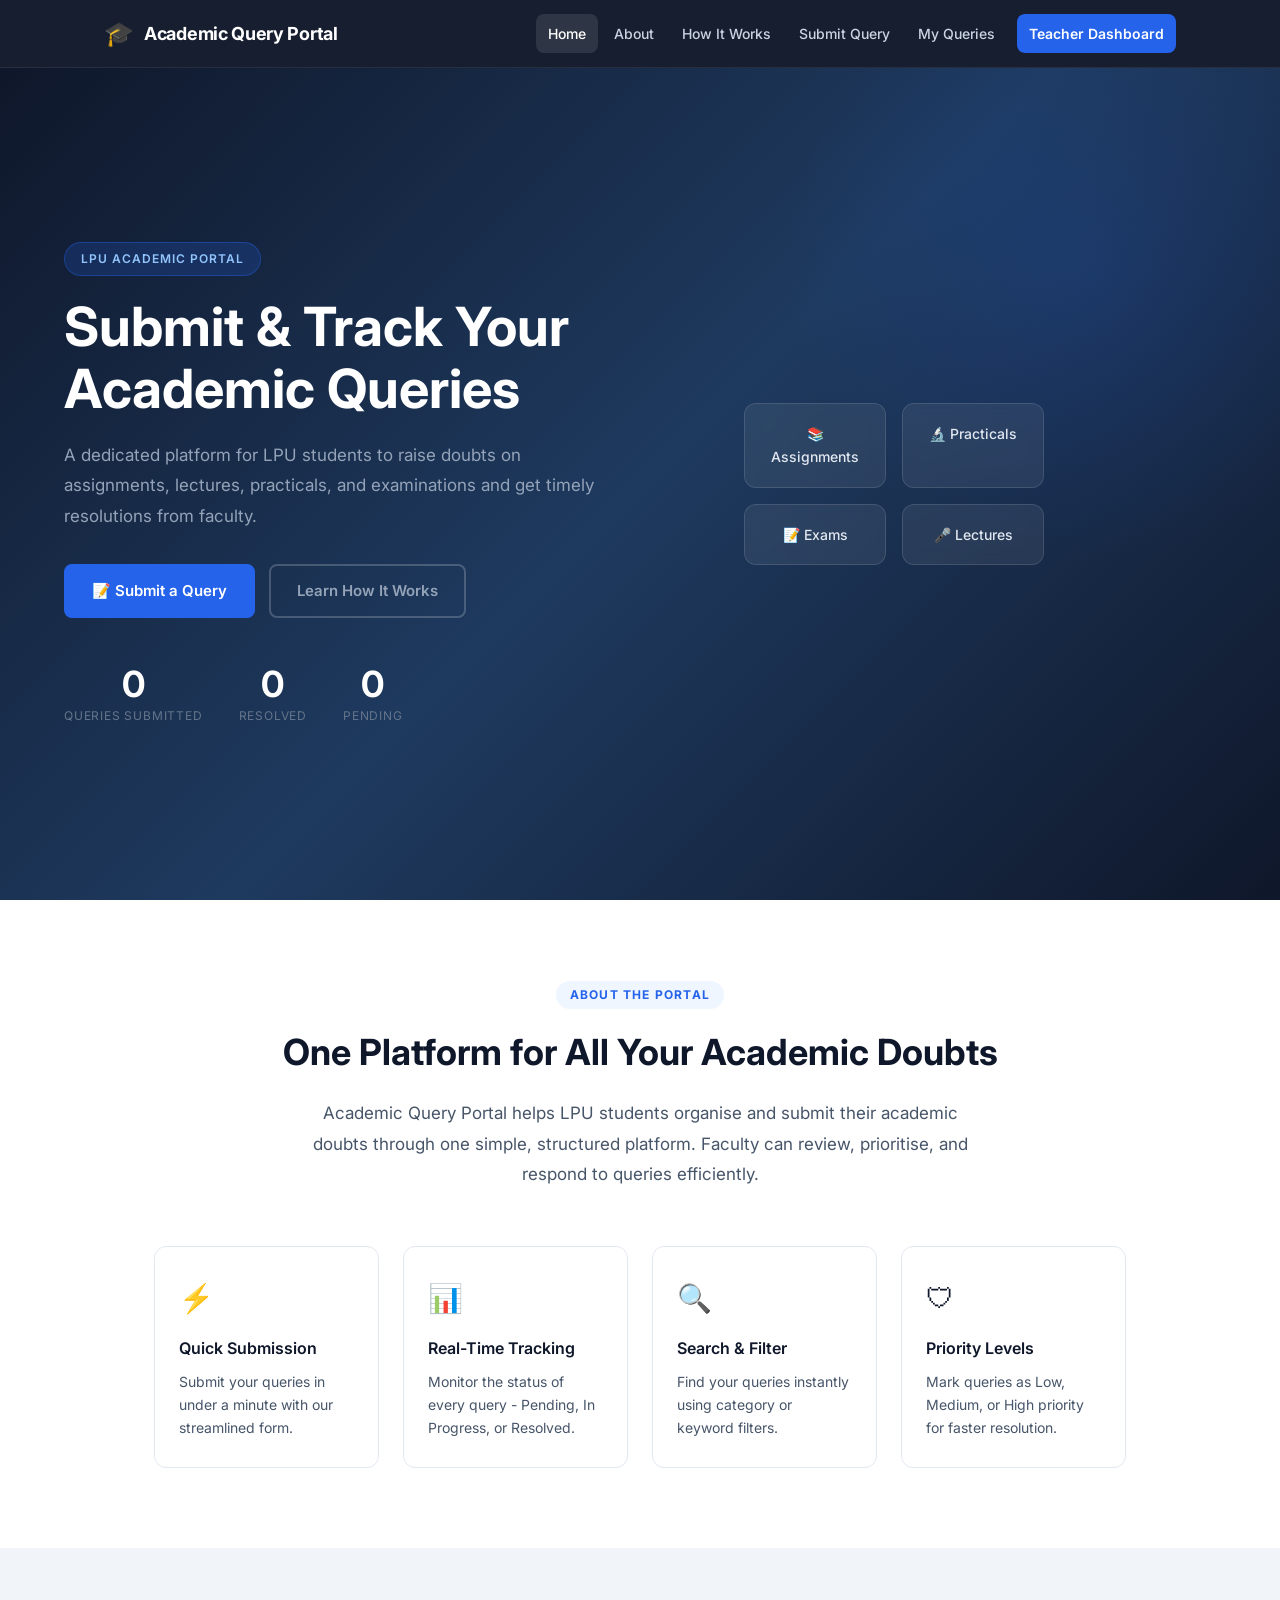
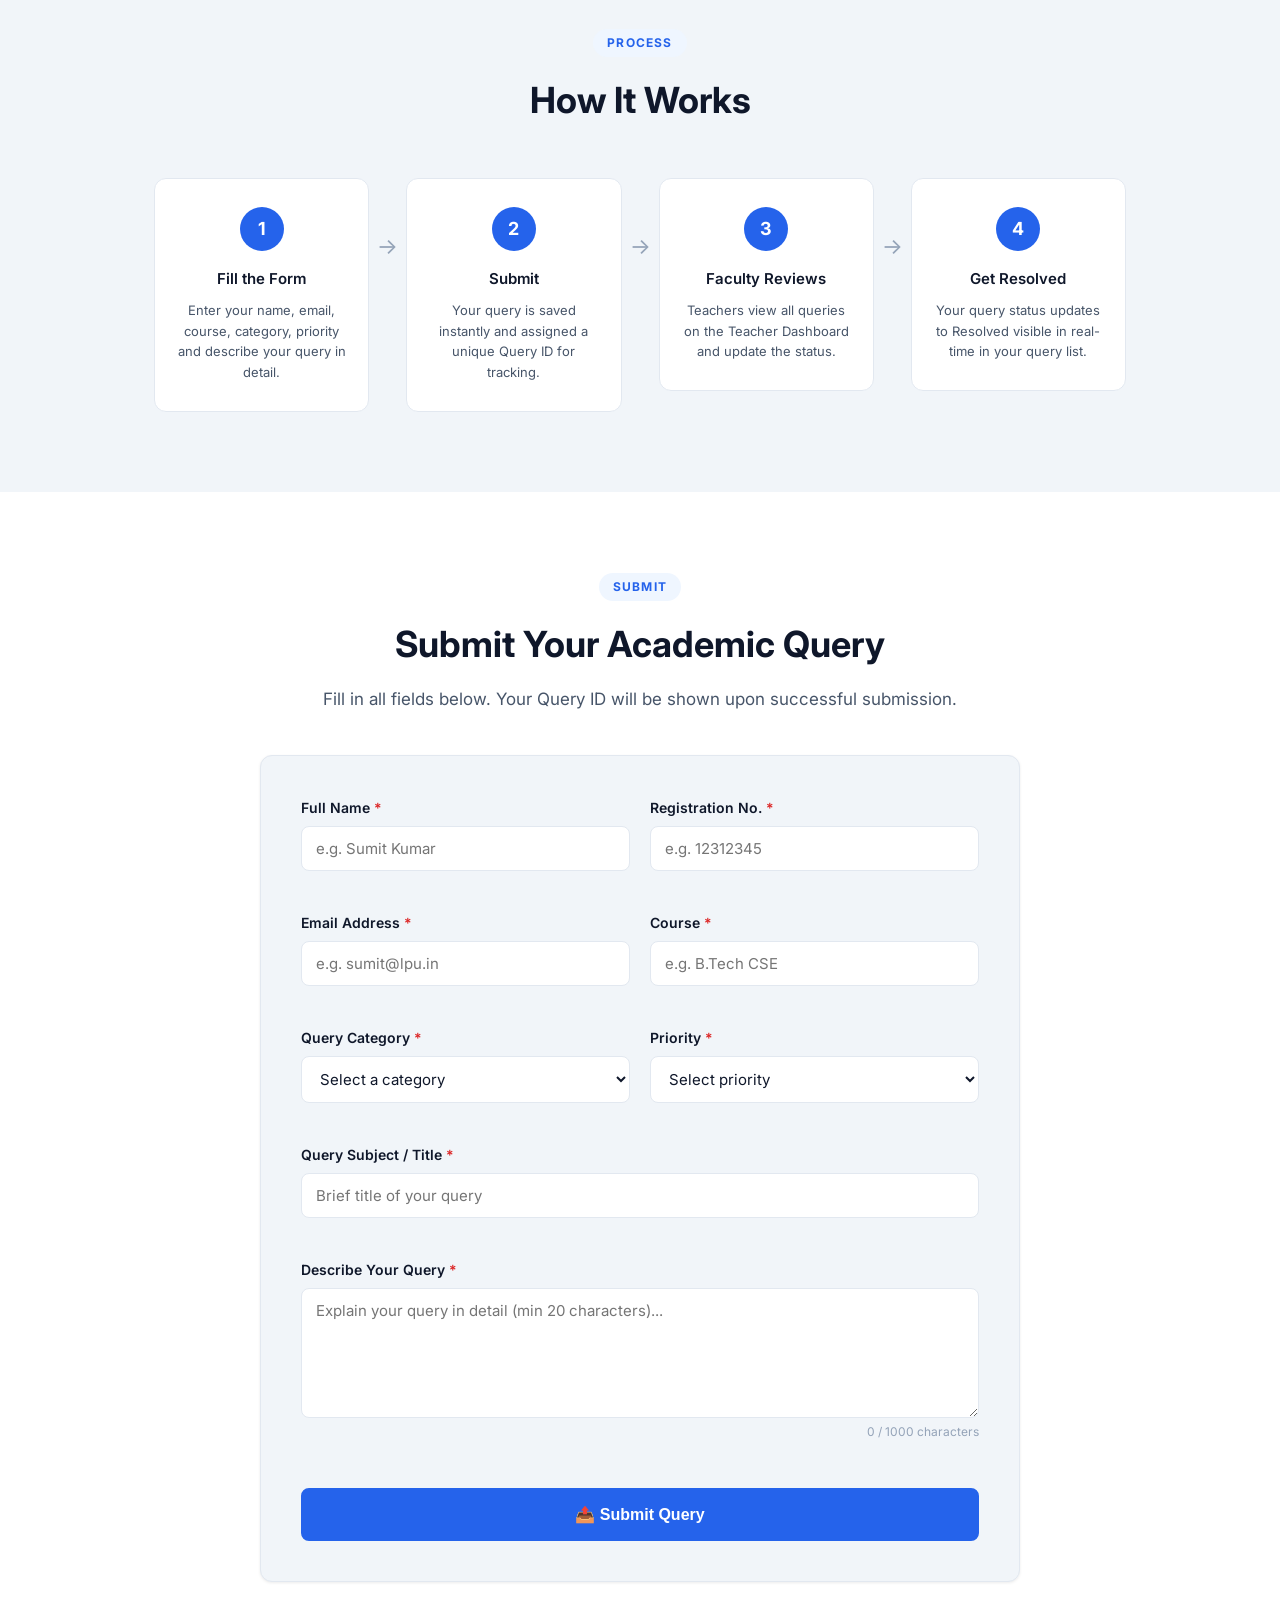
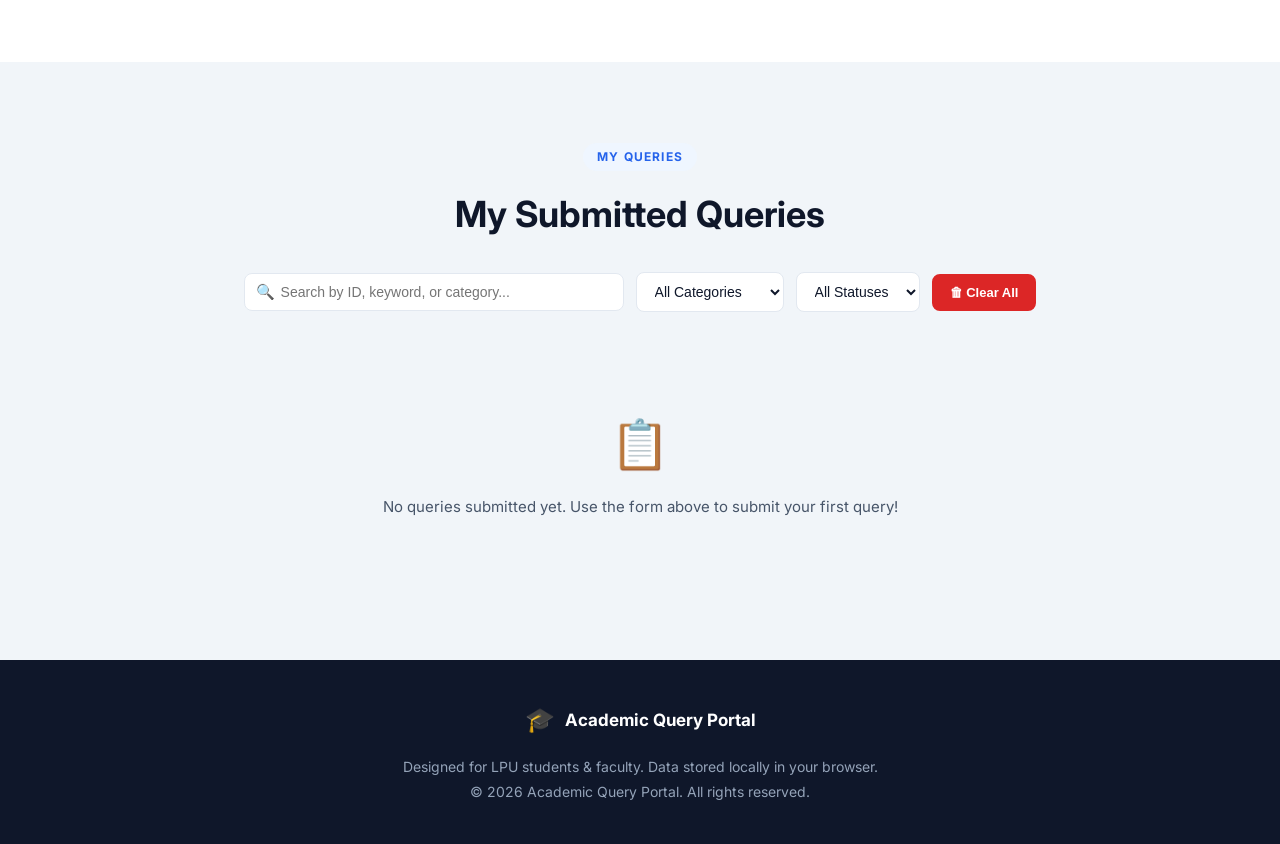
<file: index.html>
﻿<!DOCTYPE html>
<html lang="en">
<head>
    <meta charset="UTF-8">
    <meta name="viewport" content="width=device-width, initial-scale=1.0">
    <meta name="description" content="Academic Query Resolution Portal for LPU students">
    <title>Academic Query Portal | LPU</title>
    <link rel="stylesheet" href="style.css">
    <link rel="preconnect" href="https://fonts.googleapis.com">
    <link href="https://fonts.googleapis.com/css2?family=Inter:wght@400;500;600;700&display=swap" rel="stylesheet">
</head>
<body>

<header id="site-header">
    <div class="header-inner">
        <div class="brand">
            <span class="brand-icon">&#127891;</span>
            <span class="brand-name">Academic Query Portal</span>
        </div>
        <button class="hamburger" id="hamburgerBtn" aria-label="Toggle navigation" aria-expanded="false">
            <span></span><span></span><span></span>
        </button>
        <nav aria-label="Main navigation" id="mainNav">
            <a href="#home"         class="nav-link active">Home</a>
            <a href="#about"        class="nav-link">About</a>
            <a href="#how-it-works" class="nav-link">How It Works</a>
            <a href="#submit-query" class="nav-link">Submit Query</a>
            <a href="#my-queries"   class="nav-link">My Queries</a>
            <a href="teacher.html"  class="nav-link btn-teacher">Teacher Dashboard</a>
        </nav>
    </div>
</header>

<main>

    <!-- HERO -->
    <section id="home" class="hero">
        <div class="hero-content fade-in">
            <span class="badge">LPU Academic Portal</span>
            <h1>Submit &amp; Track Your<br>Academic Queries</h1>
            <p>A dedicated platform for LPU students to raise doubts on assignments, lectures, practicals, and examinations and get timely resolutions from faculty.</p>
            <div class="hero-actions">
                <a href="#submit-query" class="btn btn-primary">&#128221; Submit a Query</a>
                <a href="#how-it-works" class="btn btn-outline">Learn How It Works</a>
            </div>
            <div class="hero-stats">
                <div class="hero-stat">
                    <span class="hero-stat-num" id="heroTotal">0</span>
                    <span class="hero-stat-label">Queries Submitted</span>
                </div>
                <div class="hero-stat">
                    <span class="hero-stat-num" id="heroResolved">0</span>
                    <span class="hero-stat-label">Resolved</span>
                </div>
                <div class="hero-stat">
                    <span class="hero-stat-num" id="heroPending">0</span>
                    <span class="hero-stat-label">Pending</span>
                </div>
            </div>
        </div>
        <div class="hero-illustration" aria-hidden="true">
            <div class="floating-card fc1">&#128218; Assignments</div>
            <div class="floating-card fc2">&#128300; Practicals</div>
            <div class="floating-card fc3">&#128221; Exams</div>
            <div class="floating-card fc4">&#127908; Lectures</div>
        </div>
    </section>

    <!-- ABOUT -->
    <section id="about" class="about">
        <div class="section-container">
            <span class="section-label">About the Portal</span>
            <h2>One Platform for All Your Academic Doubts</h2>
            <p class="section-sub">Academic Query Portal helps LPU students organise and submit their academic doubts through one simple, structured platform. Faculty can review, prioritise, and respond to queries efficiently.</p>
            <div class="features-grid">
                <div class="feature-card">
                    <div class="feature-icon">&#9889;</div>
                    <h3>Quick Submission</h3>
                    <p>Submit your queries in under a minute with our streamlined form.</p>
                </div>
                <div class="feature-card">
                    <div class="feature-icon">&#128202;</div>
                    <h3>Real-Time Tracking</h3>
                    <p>Monitor the status of every query - Pending, In Progress, or Resolved.</p>
                </div>
                <div class="feature-card">
                    <div class="feature-icon">&#128269;</div>
                    <h3>Search &amp; Filter</h3>
                    <p>Find your queries instantly using category or keyword filters.</p>
                </div>
                <div class="feature-card">
                    <div class="feature-icon">&#128737;</div>
                    <h3>Priority Levels</h3>
                    <p>Mark queries as Low, Medium, or High priority for faster resolution.</p>
                </div>
            </div>
        </div>
    </section>

    <!-- HOW IT WORKS -->
    <section id="how-it-works" class="how-it-works">
        <div class="section-container">
            <span class="section-label">Process</span>
            <h2>How It Works</h2>
            <div class="steps-row">
                <div class="step">
                    <div class="step-num">1</div>
                    <h3>Fill the Form</h3>
                    <p>Enter your name, email, course, category, priority and describe your query in detail.</p>
                </div>
                <div class="step-arrow" aria-hidden="true">&#8594;</div>
                <div class="step">
                    <div class="step-num">2</div>
                    <h3>Submit</h3>
                    <p>Your query is saved instantly and assigned a unique Query ID for tracking.</p>
                </div>
                <div class="step-arrow" aria-hidden="true">&#8594;</div>
                <div class="step">
                    <div class="step-num">3</div>
                    <h3>Faculty Reviews</h3>
                    <p>Teachers view all queries on the Teacher Dashboard and update the status.</p>
                </div>
                <div class="step-arrow" aria-hidden="true">&#8594;</div>
                <div class="step">
                    <div class="step-num">4</div>
                    <h3>Get Resolved</h3>
                    <p>Your query status updates to Resolved visible in real-time in your query list.</p>
                </div>
            </div>
        </div>
    </section>

    <!-- SUBMIT QUERY -->
    <section id="submit-query" class="submit-section">
        <div class="section-container">
            <span class="section-label">Submit</span>
            <h2>Submit Your Academic Query</h2>
            <p class="section-sub">Fill in all fields below. Your Query ID will be shown upon successful submission.</p>

            <form id="queryForm" novalidate>

                <div class="form-row">
                    <div class="form-group">
                        <label for="student-name">Full Name <span class="req">*</span></label>
                        <input type="text" id="student-name" name="studentName"
                               placeholder="e.g. Sumit Kumar" autocomplete="name" required>
                        <span class="field-error" id="err-name" role="alert"></span>
                    </div>
                    <div class="form-group">
                        <label for="student-id">Registration No. <span class="req">*</span></label>
                        <input type="text" id="student-id" name="studentId"
                               placeholder="e.g. 12312345" required>
                        <span class="field-error" id="err-id" role="alert"></span>
                    </div>
                </div>

                <div class="form-row">
                    <div class="form-group">
                        <label for="student-email">Email Address <span class="req">*</span></label>
                        <input type="email" id="student-email" name="studentEmail"
                               placeholder="e.g. sumit@lpu.in" autocomplete="email" required>
                        <span class="field-error" id="err-email" role="alert"></span>
                    </div>
                    <div class="form-group">
                        <label for="student-course">Course <span class="req">*</span></label>
                        <input type="text" id="student-course" name="studentCourse"
                               placeholder="e.g. B.Tech CSE" required>
                        <span class="field-error" id="err-course" role="alert"></span>
                    </div>
                </div>

                <div class="form-row">
                    <div class="form-group">
                        <label for="query-category">Query Category <span class="req">*</span></label>
                        <select id="query-category" name="category" required>
                            <option value="">Select a category</option>
                            <option value="Assignments">Assignments</option>
                            <option value="Lectures">Lectures</option>
                            <option value="Practicals">Practicals</option>
                            <option value="Examinations">Examinations</option>
                            <option value="Attendance">Attendance</option>
                            <option value="Result">Result / Grades</option>
                            <option value="Other">Other</option>
                        </select>
                        <span class="field-error" id="err-category" role="alert"></span>
                    </div>
                    <div class="form-group">
                        <label for="query-priority">Priority <span class="req">*</span></label>
                        <select id="query-priority" name="priority" required>
                            <option value="">Select priority</option>
                            <option value="Low">Low</option>
                            <option value="Medium">Medium</option>
                            <option value="High">High</option>
                        </select>
                        <span class="field-error" id="err-priority" role="alert"></span>
                    </div>
                </div>

                <div class="form-group">
                    <label for="query-subject">Query Subject / Title <span class="req">*</span></label>
                    <input type="text" id="query-subject" name="querySubject"
                           placeholder="Brief title of your query" required>
                    <span class="field-error" id="err-subject" role="alert"></span>
                </div>

                <div class="form-group">
                    <label for="query-description">Describe Your Query <span class="req">*</span></label>
                    <textarea id="query-description" name="queryDescription" rows="5"
                              placeholder="Explain your query in detail (min 20 characters)..." required></textarea>
                    <div class="char-counter"><span id="charCount">0</span> / 1000 characters</div>
                    <span class="field-error" id="err-desc" role="alert"></span>
                </div>

                <button type="submit" class="btn btn-primary btn-submit" id="submitBtn">
                    &#128228; Submit Query
                </button>

            </form>

            <div id="successBanner" class="success-banner hidden" role="status" aria-live="polite">
                <span class="success-icon">&#9989;</span>
                <div>
                    <p class="success-title">Query Submitted Successfully!</p>
                    <p id="successMessage" class="success-detail"></p>
                </div>
            </div>
        </div>
    </section>

    <!-- MY QUERIES -->
    <section id="my-queries" class="my-queries-section">
        <div class="section-container">
            <span class="section-label">My Queries</span>
            <h2>My Submitted Queries</h2>

            <div class="filter-bar">
                <div class="search-wrap">
                    <span class="search-icon" aria-hidden="true">&#128269;</span>
                    <input type="search" id="searchInput" placeholder="Search by ID, keyword, or category..." aria-label="Search queries">
                </div>
                <select id="filterCategory" aria-label="Filter by category">
                    <option value="">All Categories</option>
                    <option value="Assignments">Assignments</option>
                    <option value="Lectures">Lectures</option>
                    <option value="Practicals">Practicals</option>
                    <option value="Examinations">Examinations</option>
                    <option value="Attendance">Attendance</option>
                    <option value="Result">Result / Grades</option>
                    <option value="Other">Other</option>
                </select>
                <select id="filterStatus" aria-label="Filter by status">
                    <option value="">All Statuses</option>
                    <option value="Pending">Pending</option>
                    <option value="In Progress">In Progress</option>
                    <option value="Resolved">Resolved</option>
                </select>
                <button class="btn btn-danger btn-sm" id="clearQueriesBtn">&#128465; Clear All</button>
            </div>

            <div id="queriesContainer" class="queries-grid"></div>
        </div>
    </section>

</main>

<footer>
    <div class="footer-inner">
        <div class="footer-brand">
            <span class="brand-icon">&#127891;</span>
            <strong>Academic Query Portal</strong>
        </div>
        <p>Designed for LPU students &amp; faculty. Data stored locally in your browser.</p>
        <p>&copy; 2026 Academic Query Portal. All rights reserved.</p>
    </div>
</footer>

<button id="scrollTopBtn" class="scroll-top" aria-label="Scroll to top" title="Back to top">&#8679;</button>

<script src="script.js"></script>
</body>
</html>
</file>
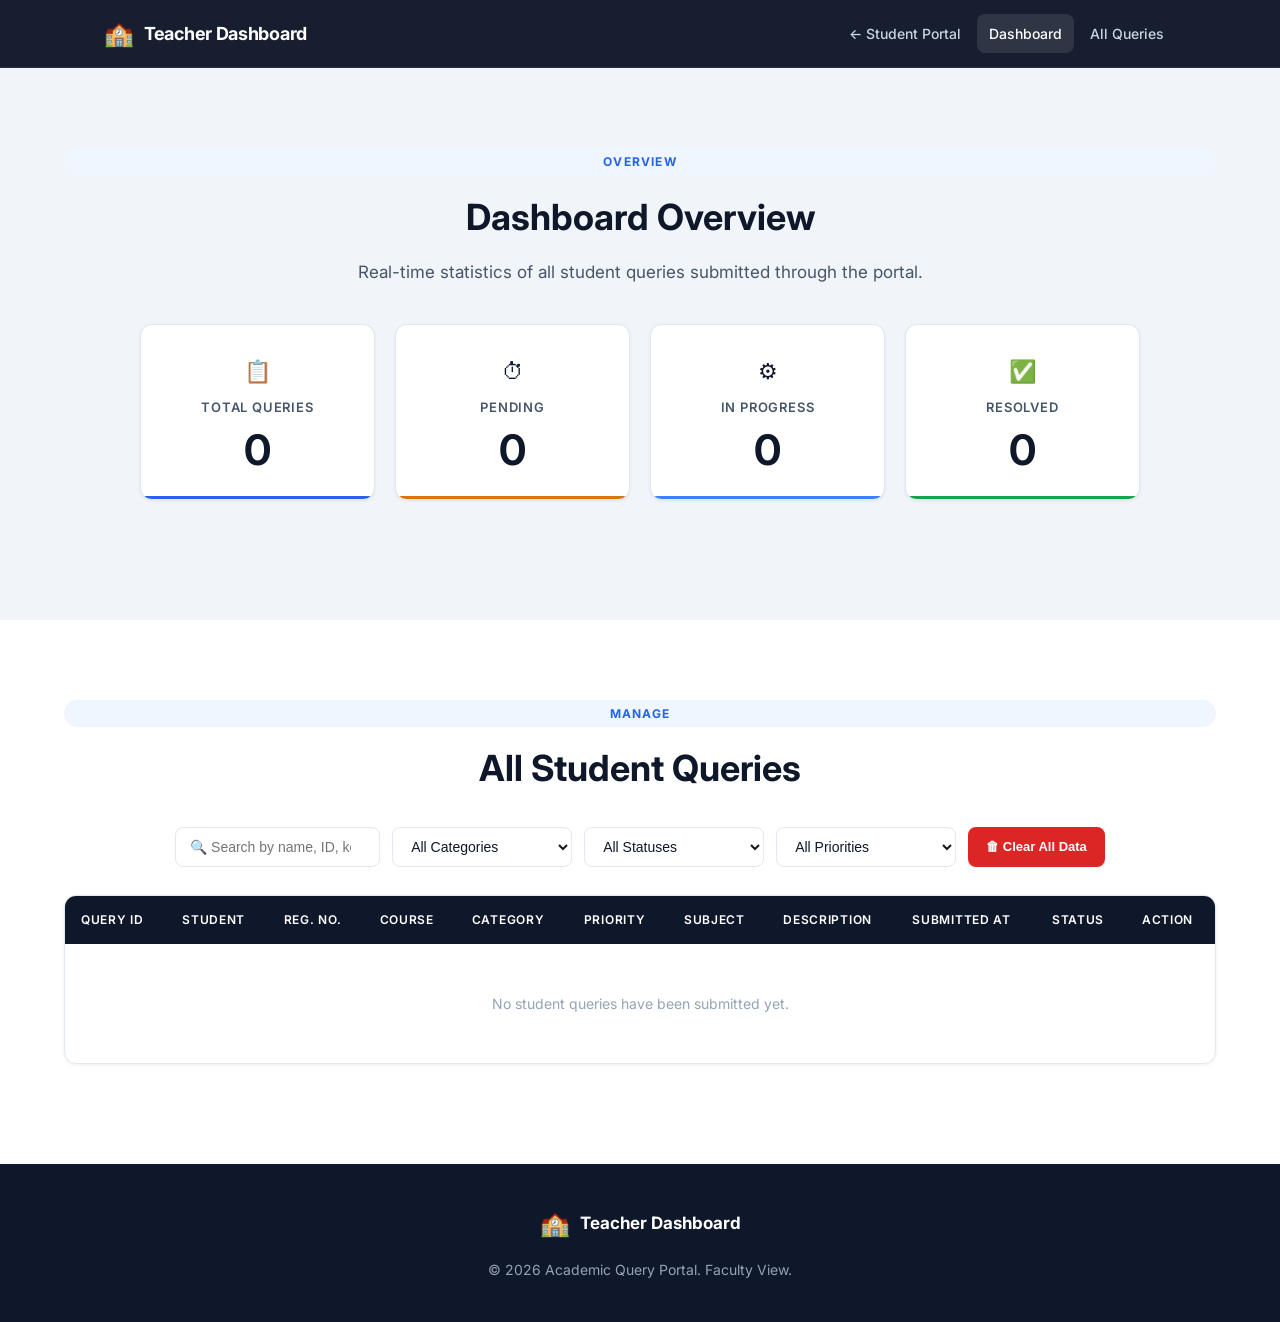
<file: teacher.html>
﻿<!DOCTYPE html>
<html lang="en">
<head>
    <meta charset="UTF-8">
    <meta name="viewport" content="width=device-width, initial-scale=1.0">
    <meta name="description" content="Teacher Dashboard - Academic Query Portal">
    <title>Teacher Dashboard | Academic Query Portal</title>
    <link rel="stylesheet" href="style.css">
    <link rel="preconnect" href="https://fonts.googleapis.com">
    <link href="https://fonts.googleapis.com/css2?family=Inter:wght@400;500;600;700&display=swap" rel="stylesheet">
</head>
<body>

<header id="site-header">
    <div class="header-inner">
        <div class="brand">
            <span class="brand-icon">&#127979;</span>
            <span class="brand-name">Teacher Dashboard</span>
        </div>
        <button class="hamburger" id="hamburgerBtn" aria-label="Toggle navigation" aria-expanded="false">
            <span></span><span></span><span></span>
        </button>
        <nav aria-label="Main navigation" id="mainNav">
            <a href="index.html"   class="nav-link">&#8592; Student Portal</a>
            <a href="#dashboard"   class="nav-link active">Dashboard</a>
            <a href="#all-queries" class="nav-link">All Queries</a>
        </nav>
    </div>
</header>

<main>

    <!-- Dashboard Stats -->
    <section id="dashboard">
        <span class="section-label" style="display:block;text-align:center;margin-bottom:12px;">Overview</span>
        <h2>Dashboard Overview</h2>
        <p class="section-sub" style="text-align:center;color:var(--text-mid);margin-bottom:36px;">Real-time statistics of all student queries submitted through the portal.</p>

        <div class="dashboard-stats">
            <div class="stat-card stat-total">
                <span class="stat-icon">&#128203;</span>
                <h3>Total Queries</h3>
                <p id="totalQueries">0</p>
            </div>
            <div class="stat-card stat-pending">
                <span class="stat-icon">&#9201;</span>
                <h3>Pending</h3>
                <p id="pendingQueries">0</p>
            </div>
            <div class="stat-card stat-progress">
                <span class="stat-icon">&#9881;</span>
                <h3>In Progress</h3>
                <p id="progressQueries">0</p>
            </div>
            <div class="stat-card stat-resolved">
                <span class="stat-icon">&#9989;</span>
                <h3>Resolved</h3>
                <p id="resolvedQueries">0</p>
            </div>
        </div>
    </section>

    <!-- All Queries Table -->
    <section id="all-queries">
        <span class="section-label" style="display:block;text-align:center;margin-bottom:12px;">Manage</span>
        <h2>All Student Queries</h2>

        <!-- Teacher Controls -->
        <div class="teacher-controls">
            <input type="search" id="teacherSearch" placeholder="&#128269; Search by name, ID, keyword..." aria-label="Search queries">
            <select id="teacherFilterCat" aria-label="Filter by category">
                <option value="">All Categories</option>
                <option value="Assignments">Assignments</option>
                <option value="Lectures">Lectures</option>
                <option value="Practicals">Practicals</option>
                <option value="Examinations">Examinations</option>
                <option value="Attendance">Attendance</option>
                <option value="Result">Result / Grades</option>
                <option value="Other">Other</option>
            </select>
            <select id="teacherFilterStatus" aria-label="Filter by status">
                <option value="">All Statuses</option>
                <option value="Pending">Pending</option>
                <option value="In Progress">In Progress</option>
                <option value="Resolved">Resolved</option>
            </select>
            <select id="teacherFilterPriority" aria-label="Filter by priority">
                <option value="">All Priorities</option>
                <option value="High">High</option>
                <option value="Medium">Medium</option>
                <option value="Low">Low</option>
            </select>
            <button class="btn btn-danger btn-sm" id="clearAllTeacherBtn">&#128465; Clear All Data</button>
        </div>

        <div class="table-container">
            <table>
                <thead>
                    <tr>
                        <th>Query ID</th>
                        <th>Student</th>
                        <th>Reg. No.</th>
                        <th>Course</th>
                        <th>Category</th>
                        <th>Priority</th>
                        <th>Subject</th>
                        <th>Description</th>
                        <th>Submitted At</th>
                        <th>Status</th>
                        <th>Action</th>
                    </tr>
                </thead>
                <tbody id="teacherQueries">
                    <!-- Rows injected by teacher.js -->
                </tbody>
            </table>
        </div>
        <p id="tableMsg" style="text-align:center;margin-top:20px;color:var(--text-mid);font-size:14px;"></p>
    </section>

</main>

<footer>
    <div class="footer-inner">
        <div class="footer-brand">
            <span class="brand-icon">&#127979;</span>
            <strong>Teacher Dashboard</strong>
        </div>
        <p>&copy; 2026 Academic Query Portal. Faculty View.</p>
    </div>
</footer>

<button id="scrollTopBtn" class="scroll-top" aria-label="Scroll to top">&#8679;</button>

<script src="teacher.js"></script>
</body>
</html>
</file>
<file: style.css>
﻿/* =============================================
   ACADEMIC QUERY PORTAL - Enhanced Stylesheet
   Sections:
   1. CSS Variables & Reset
   2. Utility Classes
   3. Header & Navigation
   4. Hero Section
   5. About Section
   6. How It Works
   7. Submit Query Form
   8. My Queries / Cards
   9. Teacher Dashboard
   10. Footer
   11. Scroll-to-top Button
   12. Animations
   13. Responsive - Tablet (max 900px)
   14. Responsive - Mobile (max 600px)
============================================= */

/* =============================================
   1. CSS Variables & Reset
============================================= */
:root {
    --primary:       #2563eb;
    --primary-dark:  #1d4ed8;
    --primary-light: #eff6ff;
    --accent:        #7c3aed;
    --success:       #16a34a;
    --warning:       #d97706;
    --danger:        #dc2626;
    --bg-body:       #f8fafc;
    --bg-white:      #ffffff;
    --bg-muted:      #f1f5f9;
    --text-dark:     #0f172a;
    --text-mid:      #475569;
    --text-light:    #94a3b8;
    --border:        #e2e8f0;
    --shadow-sm:     0 1px 3px rgba(0,0,0,.08);
    --shadow-md:     0 4px 16px rgba(0,0,0,.10);
    --shadow-lg:     0 8px 32px rgba(0,0,0,.12);
    --radius:        12px;
    --radius-sm:     8px;
    --radius-pill:   999px;
    --header-h:      68px;
    --transition:    0.25s ease;
}

html {
    scroll-behavior: smooth;
    scroll-padding-top: calc(var(--header-h) + 16px);
}

*, *::before, *::after {
    margin: 0;
    padding: 0;
    box-sizing: border-box;
}

body {
    font-family: 'Inter', Arial, sans-serif;
    background-color: var(--bg-body);
    color: var(--text-dark);
    line-height: 1.65;
    font-size: 16px;
}

/* =============================================
   2. Utility Classes
============================================= */
.hidden      { display: none !important; }
.fade-in     { animation: fadeInUp 0.6s ease both; }
.section-label {
    display: inline-block;
    background: var(--primary-light);
    color: var(--primary);
    font-size: 12px;
    font-weight: 700;
    letter-spacing: 1.2px;
    text-transform: uppercase;
    padding: 4px 14px;
    border-radius: var(--radius-pill);
    margin-bottom: 14px;
}
.section-container {
    max-width: 1100px;
    margin: 0 auto;
    padding: 80px 5%;
}
.section-sub {
    color: var(--text-mid);
    font-size: 17px;
    max-width: 680px;
    margin: 0 auto 48px;
    text-align: center;
    line-height: 1.8;
}

/* Buttons */
.btn {
    display: inline-flex;
    align-items: center;
    gap: 8px;
    padding: 13px 26px;
    border-radius: var(--radius-sm);
    font-size: 15px;
    font-weight: 600;
    cursor: pointer;
    text-decoration: none;
    border: 2px solid transparent;
    transition: all var(--transition);
    white-space: nowrap;
}
.btn-primary {
    background: var(--primary);
    color: #fff;
    border-color: var(--primary);
}
.btn-primary:hover {
    background: var(--primary-dark);
    border-color: var(--primary-dark);
    transform: translateY(-2px);
    box-shadow: 0 4px 14px rgba(37,99,235,.35);
}
.btn-outline {
    background: transparent;
    color: var(--primary);
    border-color: var(--primary);
}
.btn-outline:hover {
    background: var(--primary);
    color: #fff;
}
.btn-danger {
    background: var(--danger);
    color: #fff;
    border-color: var(--danger);
}
.btn-danger:hover {
    background: #b91c1c;
    border-color: #b91c1c;
}
.btn-sm { padding: 9px 16px; font-size: 13px; }

/* Focus styles */
a:focus-visible,
button:focus-visible,
input:focus-visible,
select:focus-visible,
textarea:focus-visible {
    outline: 3px solid var(--primary);
    outline-offset: 3px;
}

/* =============================================
   3. Header & Navigation
============================================= */
#site-header {
    position: sticky;
    top: 0;
    z-index: 1000;
    background: rgba(15, 23, 42, 0.97);
    backdrop-filter: blur(12px);
    -webkit-backdrop-filter: blur(12px);
    border-bottom: 1px solid rgba(255,255,255,0.08);
    height: var(--header-h);
}
.header-inner {
    display: flex;
    align-items: center;
    justify-content: space-between;
    max-width: 1200px;
    margin: 0 auto;
    padding: 0 5%;
    height: 100%;
    gap: 20px;
}
.brand {
    display: flex;
    align-items: center;
    gap: 10px;
    text-decoration: none;
    flex-shrink: 0;
}
.brand-icon { font-size: 24px; }
.brand-name {
    color: #fff;
    font-size: 18px;
    font-weight: 700;
    letter-spacing: -0.3px;
}
#mainNav {
    display: flex;
    align-items: center;
    gap: 4px;
    flex-wrap: wrap;
}
.nav-link {
    color: #cbd5e1;
    text-decoration: none;
    font-size: 14px;
    font-weight: 500;
    padding: 8px 12px;
    border-radius: var(--radius-sm);
    transition: all var(--transition);
}
.nav-link:hover, .nav-link.active {
    color: #fff;
    background: rgba(255,255,255,0.1);
}
.btn-teacher {
    background: var(--primary);
    color: #fff !important;
    margin-left: 6px;
    font-weight: 600;
}
.btn-teacher:hover {
    background: var(--primary-dark);
}

/* Hamburger */
.hamburger {
    display: none;
    flex-direction: column;
    gap: 5px;
    background: none;
    border: none;
    cursor: pointer;
    padding: 8px;
    border-radius: var(--radius-sm);
}
.hamburger span {
    display: block;
    width: 22px;
    height: 2px;
    background: #fff;
    border-radius: 2px;
    transition: all var(--transition);
}
.hamburger.open span:nth-child(1) { transform: translateY(7px) rotate(45deg); }
.hamburger.open span:nth-child(2) { opacity: 0; }
.hamburger.open span:nth-child(3) { transform: translateY(-7px) rotate(-45deg); }

/* =============================================
   4. Hero Section
============================================= */
.hero {
    min-height: calc(100vh - var(--header-h));
    background: linear-gradient(135deg, #0f172a 0%, #1e3a5f 50%, #0f172a 100%);
    display: flex;
    align-items: center;
    padding: 80px 5%;
    gap: 60px;
    position: relative;
    overflow: hidden;
}
.hero::before {
    content: '';
    position: absolute;
    width: 600px;
    height: 600px;
    background: radial-gradient(circle, rgba(37,99,235,0.15) 0%, transparent 70%);
    top: -100px;
    right: -100px;
    pointer-events: none;
}
.hero-content {
    flex: 1;
    max-width: 620px;
}
.badge {
    display: inline-block;
    background: rgba(37,99,235,0.2);
    color: #93c5fd;
    border: 1px solid rgba(37,99,235,0.4);
    font-size: 12px;
    font-weight: 600;
    letter-spacing: 1px;
    text-transform: uppercase;
    padding: 6px 16px;
    border-radius: var(--radius-pill);
    margin-bottom: 20px;
}
.hero-content h1 {
    font-size: clamp(32px, 5vw, 54px);
    color: #fff;
    font-weight: 700;
    line-height: 1.15;
    margin-bottom: 20px;
}
.hero-content p {
    color: #94a3b8;
    font-size: 17px;
    line-height: 1.8;
    margin-bottom: 32px;
    max-width: 540px;
}
.hero-actions {
    display: flex;
    gap: 14px;
    flex-wrap: wrap;
    margin-bottom: 48px;
}
.hero-actions .btn-outline {
    color: #94a3b8;
    border-color: rgba(255,255,255,0.2);
}
.hero-actions .btn-outline:hover {
    background: rgba(255,255,255,0.1);
    color: #fff;
    border-color: rgba(255,255,255,0.4);
}
.hero-stats {
    display: flex;
    gap: 36px;
    flex-wrap: wrap;
}
.hero-stat { text-align: center; }
.hero-stat-num {
    display: block;
    font-size: 36px;
    font-weight: 700;
    color: #fff;
    line-height: 1;
}
.hero-stat-label {
    font-size: 12px;
    color: #64748b;
    text-transform: uppercase;
    letter-spacing: 0.8px;
    margin-top: 4px;
    display: block;
}

/* Floating cards */
.hero-illustration {
    flex: 0 0 auto;
    display: grid;
    grid-template-columns: 1fr 1fr;
    gap: 16px;
    max-width: 300px;
}
.floating-card {
    background: rgba(255,255,255,0.07);
    border: 1px solid rgba(255,255,255,0.12);
    border-radius: var(--radius);
    padding: 18px 20px;
    color: #e2e8f0;
    font-size: 14px;
    font-weight: 500;
    text-align: center;
    backdrop-filter: blur(8px);
    animation: floatUp 3s ease-in-out infinite;
}
.fc2 { animation-delay: 0.5s; }
.fc3 { animation-delay: 1s; }
.fc4 { animation-delay: 1.5s; }

/* =============================================
   5. About Section
============================================= */
.about {
    background: var(--bg-white);
}
.about .section-container { text-align: center; }
.about h2 {
    font-size: clamp(24px, 3.5vw, 36px);
    margin-bottom: 16px;
}
.about .section-sub { margin-bottom: 56px; }

.features-grid {
    display: grid;
    grid-template-columns: repeat(4, 1fr);
    gap: 24px;
    text-align: left;
}
.feature-card {
    padding: 28px 24px;
    border: 1px solid var(--border);
    border-radius: var(--radius);
    transition: all var(--transition);
    background: var(--bg-white);
}
.feature-card:hover {
    border-color: var(--primary);
    box-shadow: var(--shadow-md);
    transform: translateY(-4px);
}
.feature-icon {
    font-size: 28px;
    margin-bottom: 14px;
}
.feature-card h3 {
    font-size: 16px;
    font-weight: 600;
    margin-bottom: 8px;
}
.feature-card p {
    font-size: 14px;
    color: var(--text-mid);
    line-height: 1.65;
}

/* =============================================
   6. How It Works
============================================= */
.how-it-works {
    background: var(--bg-muted);
}
.how-it-works .section-container { text-align: center; }
.how-it-works h2 {
    font-size: clamp(24px, 3.5vw, 36px);
    margin-bottom: 48px;
}
.steps-row {
    display: flex;
    align-items: flex-start;
    gap: 8px;
    justify-content: center;
    flex-wrap: wrap;
}
.step {
    flex: 1;
    min-width: 160px;
    max-width: 220px;
    background: var(--bg-white);
    border: 1px solid var(--border);
    border-radius: var(--radius);
    padding: 28px 20px;
    text-align: center;
    transition: all var(--transition);
}
.step:hover {
    box-shadow: var(--shadow-md);
    border-color: var(--primary);
}
.step-num {
    width: 44px;
    height: 44px;
    background: var(--primary);
    color: #fff;
    font-size: 18px;
    font-weight: 700;
    border-radius: 50%;
    display: flex;
    align-items: center;
    justify-content: center;
    margin: 0 auto 16px;
}
.step h3 { font-size: 15px; font-weight: 600; margin-bottom: 8px; }
.step p { font-size: 13px; color: var(--text-mid); line-height: 1.6; }
.step-arrow {
    font-size: 22px;
    color: var(--text-light);
    padding-top: 50px;
    flex-shrink: 0;
}

/* =============================================
   7. Submit Query Form
============================================= */
.submit-section {
    background: var(--bg-white);
}
.submit-section .section-container { text-align: center; }
.submit-section h2 {
    font-size: clamp(24px, 3.5vw, 36px);
    margin-bottom: 10px;
}
.submit-section .section-sub { margin-bottom: 40px; }

#queryForm {
    max-width: 760px;
    margin: 0 auto;
    text-align: left;
    background: var(--bg-muted);
    border: 1px solid var(--border);
    border-radius: var(--radius);
    padding: 40px;
    box-shadow: var(--shadow-sm);
}
.form-row {
    display: grid;
    grid-template-columns: 1fr 1fr;
    gap: 20px;
}
.form-group {
    margin-bottom: 20px;
    display: flex;
    flex-direction: column;
}
.form-group label {
    font-size: 14px;
    font-weight: 600;
    margin-bottom: 7px;
    color: var(--text-dark);
}
.req { color: var(--danger); }
.form-group input,
.form-group select,
.form-group textarea {
    width: 100%;
    padding: 12px 14px;
    border: 1.5px solid var(--border);
    border-radius: var(--radius-sm);
    font-family: inherit;
    font-size: 15px;
    background: var(--bg-white);
    color: var(--text-dark);
    transition: border-color var(--transition), box-shadow var(--transition);
}
.form-group input:focus,
.form-group select:focus,
.form-group textarea:focus {
    border-color: var(--primary);
    box-shadow: 0 0 0 3px rgba(37,99,235,.12);
    outline: none;
}
.form-group input.invalid,
.form-group select.invalid,
.form-group textarea.invalid {
    border-color: var(--danger);
    box-shadow: 0 0 0 3px rgba(220,38,38,.1);
}
.form-group textarea {
    resize: vertical;
    min-height: 130px;
}
.char-counter {
    font-size: 12px;
    color: var(--text-light);
    text-align: right;
    margin-top: 4px;
}
.field-error {
    font-size: 12px;
    color: var(--danger);
    margin-top: 4px;
    min-height: 16px;
}
.btn-submit {
    width: 100%;
    padding: 15px;
    font-size: 16px;
    justify-content: center;
    margin-top: 6px;
}

/* Success Banner */
.success-banner {
    max-width: 760px;
    margin: 24px auto 0;
    background: #f0fdf4;
    border: 1.5px solid #86efac;
    border-radius: var(--radius);
    padding: 20px 24px;
    display: flex;
    align-items: flex-start;
    gap: 14px;
}
.success-icon { font-size: 24px; flex-shrink: 0; }
.success-title { font-weight: 700; color: var(--success); font-size: 16px; margin-bottom: 4px; }
.success-detail { font-size: 14px; color: var(--text-mid); }

/* =============================================
   8. My Queries / Cards
============================================= */
.my-queries-section {
    background: var(--bg-muted);
}
.my-queries-section .section-container { text-align: center; }
.my-queries-section h2 {
    font-size: clamp(24px, 3.5vw, 36px);
    margin-bottom: 28px;
}

/* Filter bar */
.filter-bar {
    display: flex;
    align-items: center;
    gap: 12px;
    flex-wrap: wrap;
    margin-bottom: 32px;
    justify-content: center;
}
.search-wrap {
    position: relative;
    flex: 1;
    min-width: 240px;
    max-width: 380px;
}
.search-icon {
    position: absolute;
    left: 12px;
    top: 50%;
    transform: translateY(-50%);
    font-size: 15px;
    pointer-events: none;
}
.search-wrap input {
    width: 100%;
    padding: 10px 12px 10px 36px;
    border: 1.5px solid var(--border);
    border-radius: var(--radius-sm);
    background: var(--bg-white);
    font-size: 14px;
    color: var(--text-dark);
    transition: border-color var(--transition);
}
.search-wrap input:focus {
    border-color: var(--primary);
    outline: none;
}
.filter-bar select {
    padding: 10px 14px;
    border: 1.5px solid var(--border);
    border-radius: var(--radius-sm);
    background: var(--bg-white);
    font-size: 14px;
    color: var(--text-dark);
    cursor: pointer;
}

/* Query cards grid */
.queries-grid {
    display: grid;
    grid-template-columns: repeat(auto-fill, minmax(320px, 1fr));
    gap: 20px;
    text-align: left;
}
.query-card {
    background: var(--bg-white);
    border: 1px solid var(--border);
    border-radius: var(--radius);
    padding: 24px;
    box-shadow: var(--shadow-sm);
    transition: all var(--transition);
    position: relative;
    overflow: hidden;
}
.query-card:hover {
    box-shadow: var(--shadow-md);
    transform: translateY(-2px);
}
.query-card::before {
    content: '';
    position: absolute;
    left: 0; top: 0; bottom: 0;
    width: 4px;
    border-radius: 4px 0 0 4px;
}
.query-card.priority-High::before   { background: var(--danger); }
.query-card.priority-Medium::before { background: var(--warning); }
.query-card.priority-Low::before    { background: var(--success); }

.card-header {
    display: flex;
    justify-content: space-between;
    align-items: flex-start;
    margin-bottom: 12px;
    gap: 10px;
}
.card-id {
    font-size: 12px;
    font-weight: 700;
    color: var(--primary);
    background: var(--primary-light);
    padding: 3px 10px;
    border-radius: var(--radius-pill);
}
.query-status {
    display: inline-block;
    padding: 4px 12px;
    border-radius: var(--radius-pill);
    font-size: 12px;
    font-weight: 600;
    white-space: nowrap;
}
.status-Pending     { background: #fef9c3; color: #854d0e; border: 1px solid #fde047; }
.status-In-Progress { background: #dbeafe; color: #1e40af; border: 1px solid #93c5fd; }
.status-Resolved    { background: #dcfce7; color: #166534; border: 1px solid #86efac; }

.card-subject {
    font-size: 15px;
    font-weight: 600;
    color: var(--text-dark);
    margin-bottom: 8px;
}
.card-desc {
    font-size: 13px;
    color: var(--text-mid);
    line-height: 1.6;
    margin-bottom: 14px;
    display: -webkit-box;
    -webkit-line-clamp: 3;
    -webkit-box-orient: vertical;
    overflow: hidden;
}
.card-meta {
    display: flex;
    flex-wrap: wrap;
    gap: 8px;
    font-size: 12px;
    color: var(--text-light);
}
.card-meta-tag {
    background: var(--bg-muted);
    padding: 3px 10px;
    border-radius: var(--radius-pill);
    border: 1px solid var(--border);
    color: var(--text-mid);
}
.priority-badge {
    font-size: 11px;
    font-weight: 700;
    padding: 3px 10px;
    border-radius: var(--radius-pill);
}
.priority-High   { background: #fee2e2; color: #991b1b; }
.priority-Medium { background: #fef3c7; color: #92400e; }
.priority-Low    { background: #dcfce7; color: #166534; }

.no-queries-msg {
    grid-column: 1 / -1;
    text-align: center;
    color: var(--text-mid);
    padding: 60px 20px;
    font-size: 15px;
}
.no-queries-msg .no-icon { font-size: 48px; margin-bottom: 12px; display: block; }

/* =============================================
   9. Teacher Dashboard
============================================= */
#dashboard {
    background: var(--bg-muted);
    padding: 80px 5%;
}
#all-queries {
    background: var(--bg-white);
    padding: 80px 5%;
}
#dashboard h2, #all-queries h2 {
    text-align: center;
    font-size: clamp(24px, 3.5vw, 36px);
    margin-bottom: 10px;
}
.teacher-controls {
    display: flex;
    justify-content: center;
    gap: 12px;
    flex-wrap: wrap;
    margin: 28px 0;
}
.teacher-controls input,
.teacher-controls select {
    padding: 10px 14px;
    border: 1.5px solid var(--border);
    border-radius: var(--radius-sm);
    font-size: 14px;
    background: var(--bg-white);
    color: var(--text-dark);
    min-width: 180px;
}
.teacher-controls input:focus,
.teacher-controls select:focus {
    border-color: var(--primary);
    outline: none;
}

/* Stat cards */
.dashboard-stats {
    display: grid;
    grid-template-columns: repeat(4, 1fr);
    gap: 20px;
    max-width: 1000px;
    margin: 0 auto 40px;
}
.stat-card {
    background: var(--bg-white);
    border: 1px solid var(--border);
    border-radius: var(--radius);
    padding: 28px 20px;
    text-align: center;
    box-shadow: var(--shadow-sm);
    transition: all var(--transition);
    position: relative;
    overflow: hidden;
}
.stat-card::after {
    content: '';
    position: absolute;
    bottom: 0; left: 0; right: 0;
    height: 3px;
}
.stat-total::after   { background: var(--primary); }
.stat-pending::after { background: var(--warning); }
.stat-progress::after{ background: #3b82f6; }
.stat-resolved::after{ background: var(--success); }
.stat-card:hover {
    box-shadow: var(--shadow-md);
    transform: translateY(-3px);
}
.stat-card h3 {
    font-size: 13px;
    font-weight: 600;
    color: var(--text-mid);
    text-transform: uppercase;
    letter-spacing: 0.8px;
    margin-bottom: 10px;
}
.stat-card p {
    font-size: 42px;
    font-weight: 700;
    color: var(--text-dark);
    line-height: 1;
}
.stat-card .stat-icon { font-size: 22px; margin-bottom: 8px; display: block; }

/* Table */
.table-container {
    max-width: 1200px;
    margin: 0 auto;
    overflow-x: auto;
    border: 1px solid var(--border);
    border-radius: var(--radius);
    box-shadow: var(--shadow-sm);
}
table {
    width: 100%;
    min-width: 900px;
    border-collapse: collapse;
    font-size: 14px;
}
thead th {
    background: #0f172a;
    color: #fff;
    padding: 14px 16px;
    text-align: left;
    font-size: 12px;
    font-weight: 600;
    text-transform: uppercase;
    letter-spacing: 0.7px;
    white-space: nowrap;
}
tbody td {
    padding: 14px 16px;
    border-bottom: 1px solid var(--border);
    color: var(--text-mid);
    vertical-align: middle;
}
tbody tr:last-child td { border-bottom: none; }
tbody tr:hover { background: var(--bg-muted); }
#teacherQueries select {
    padding: 7px 10px;
    border: 1.5px solid var(--border);
    border-radius: var(--radius-sm);
    font-size: 13px;
    background: var(--bg-white);
    cursor: pointer;
    min-width: 120px;
}
.delete-btn {
    background: none;
    border: none;
    cursor: pointer;
    font-size: 15px;
    padding: 4px 8px;
    border-radius: var(--radius-sm);
    color: var(--danger);
    transition: background var(--transition);
}
.delete-btn:hover { background: #fee2e2; }

/* =============================================
   10. Footer
============================================= */
footer {
    background: #0f172a;
    color: #94a3b8;
    padding: 40px 5%;
    text-align: center;
}
.footer-inner { max-width: 800px; margin: 0 auto; }
.footer-brand {
    display: flex;
    align-items: center;
    justify-content: center;
    gap: 10px;
    margin-bottom: 14px;
    font-size: 17px;
    color: #fff;
}
footer p {
    font-size: 14px;
    line-height: 1.8;
}

/* =============================================
   11. Scroll-to-top Button
============================================= */
.scroll-top {
    position: fixed;
    bottom: 28px;
    right: 28px;
    width: 44px;
    height: 44px;
    background: var(--primary);
    color: #fff;
    border: none;
    border-radius: 50%;
    font-size: 20px;
    cursor: pointer;
    display: flex;
    align-items: center;
    justify-content: center;
    box-shadow: var(--shadow-md);
    opacity: 0;
    transform: translateY(20px);
    transition: all var(--transition);
    pointer-events: none;
    z-index: 999;
}
.scroll-top.visible {
    opacity: 1;
    transform: translateY(0);
    pointer-events: auto;
}
.scroll-top:hover {
    background: var(--primary-dark);
    transform: translateY(-3px);
}

/* =============================================
   12. Animations
============================================= */
@keyframes fadeInUp {
    from { opacity: 0; transform: translateY(24px); }
    to   { opacity: 1; transform: translateY(0); }
}
@keyframes floatUp {
    0%, 100% { transform: translateY(0); }
    50%       { transform: translateY(-8px); }
}
@keyframes countUp {
    from { opacity: 0; }
    to   { opacity: 1; }
}

/* =============================================
   13. Responsive - Tablet (max 900px)
============================================= */
@media (max-width: 900px) {
    .hamburger { display: flex; }
    #mainNav {
        display: none;
        position: fixed;
        top: var(--header-h);
        left: 0; right: 0;
        background: #0f172a;
        flex-direction: column;
        align-items: flex-start;
        padding: 20px;
        gap: 6px;
        border-top: 1px solid rgba(255,255,255,0.08);
    }
    #mainNav.open { display: flex; }
    .nav-link { width: 100%; padding: 12px 16px; font-size: 15px; }
    .btn-teacher { width: 100%; text-align: center; }

    .hero {
        flex-direction: column;
        text-align: center;
        padding: 60px 5%;
    }
    .hero-actions { justify-content: center; }
    .hero-stats { justify-content: center; }
    .hero-illustration { max-width: 100%; }

    .features-grid { grid-template-columns: repeat(2, 1fr); }
    .dashboard-stats { grid-template-columns: repeat(2, 1fr); }

    .steps-row { gap: 12px; }
    .step-arrow { display: none; }

    .form-row { grid-template-columns: 1fr; }
}

/* =============================================
   14. Responsive - Mobile (max 600px)
============================================= */
@media (max-width: 600px) {
    .section-container { padding: 56px 5%; }
    .hero { padding: 48px 5%; min-height: auto; }
    .hero-content h1 { font-size: 28px; }
    .hero-illustration { display: none; }

    .features-grid { grid-template-columns: 1fr; }
    .dashboard-stats { grid-template-columns: 1fr 1fr; }

    .queries-grid { grid-template-columns: 1fr; }
    .filter-bar { flex-direction: column; align-items: stretch; }
    .search-wrap { max-width: 100%; }

    #queryForm { padding: 24px; }
    .form-row { grid-template-columns: 1fr; gap: 0; }

    .hero-stats { gap: 20px; }
    .hero-stat-num { font-size: 28px; }

    table { min-width: 700px; }
}
</file>
